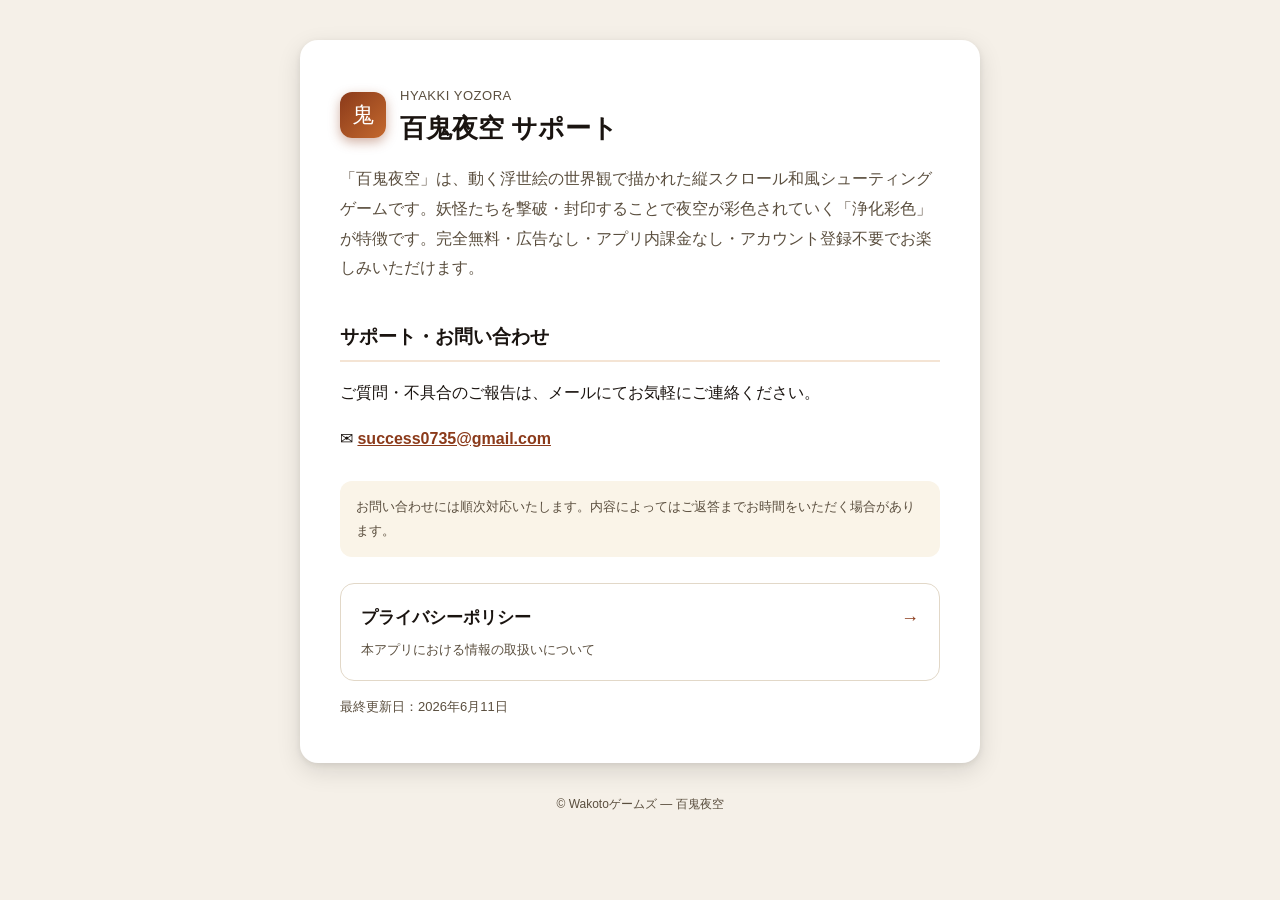
<file: index.html>
<!DOCTYPE html>
<html lang="ja">
<head>
  <meta charset="UTF-8">
  <meta name="viewport" content="width=device-width, initial-scale=1.0">
  <title>百鬼夜空 サポート</title>
  <meta name="description" content="iOSアプリ「百鬼夜空」のサポートページ。お問い合わせ・プライバシーポリシー。">
  <link rel="stylesheet" href="style.css">
</head>
<body>
  <div class="wrap">
    <div class="paper">
      <div class="hero">
        <div class="hero-mark">鬼</div>
        <div>
          <div class="app-name">HYAKKI YOZORA</div>
          <h1>百鬼夜空 サポート</h1>
        </div>
      </div>

      <p class="lead">「百鬼夜空」は、動く浮世絵の世界観で描かれた縦スクロール和風シューティングゲームです。妖怪たちを撃破・封印することで夜空が彩色されていく「浄化彩色」が特徴です。完全無料・広告なし・アプリ内課金なし・アカウント登録不要でお楽しみいただけます。</p>

      <h2>サポート・お問い合わせ</h2>
      <p>ご質問・不具合のご報告は、メールにてお気軽にご連絡ください。</p>
      <p>✉ <a href="mailto:success0735@gmail.com?subject=%E7%99%BE%E9%AC%BC%E5%A4%9C%E7%A9%BA%E3%80%80%E3%81%8A%E5%95%8F%E3%81%84%E5%90%88%E3%82%8F%E3%81%9B"><strong>success0735@gmail.com</strong></a></p>
      <p class="note">お問い合わせには順次対応いたします。内容によってはご返答までお時間をいただく場合があります。</p>

      <div class="cards">
        <a class="card" href="privacy.html">
          <span class="arrow">→</span>
          <div class="t">プライバシーポリシー</div>
          <div class="d">本アプリにおける情報の取扱いについて</div>
        </a>
      </div>

      <p class="updated">最終更新日：2026年6月11日</p>
    </div>
    <footer>© Wakotoゲームズ — 百鬼夜空</footer>
  </div>
</body>
</html>
</file>
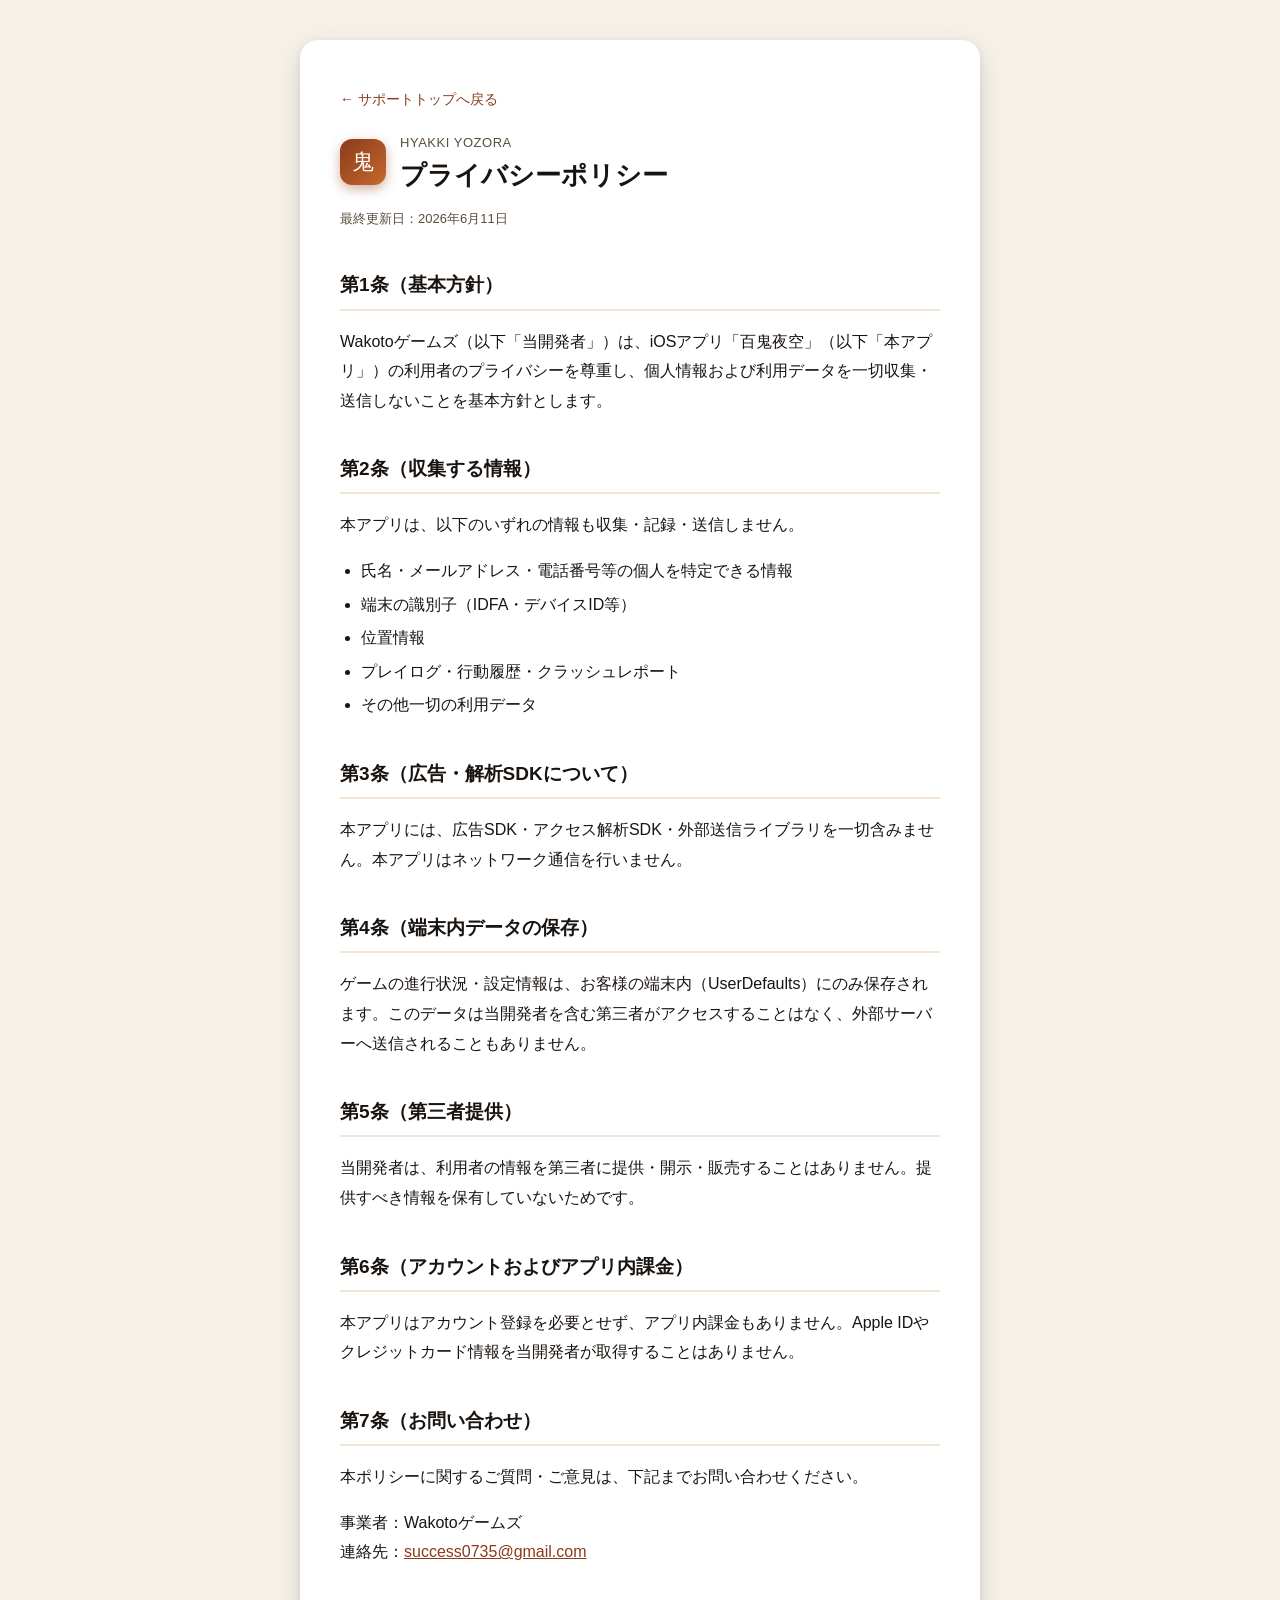
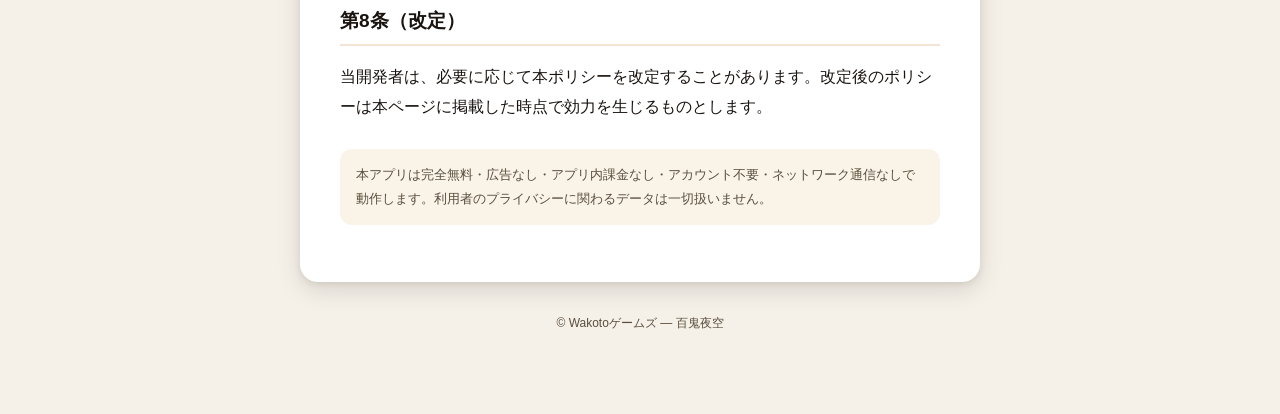
<file: privacy.html>
<!DOCTYPE html>
<html lang="ja">
<head>
  <meta charset="UTF-8">
  <meta name="viewport" content="width=device-width, initial-scale=1.0">
  <title>プライバシーポリシー｜百鬼夜空</title>
  <meta name="description" content="iOSアプリ「百鬼夜空」のプライバシーポリシー。">
  <link rel="stylesheet" href="style.css">
</head>
<body>
  <div class="wrap">
    <div class="paper">
      <a class="back" href="index.html">← サポートトップへ戻る</a>

      <div class="hero">
        <div class="hero-mark">鬼</div>
        <div>
          <div class="app-name">HYAKKI YOZORA</div>
          <h1>プライバシーポリシー</h1>
        </div>
      </div>
      <p class="updated">最終更新日：2026年6月11日</p>

      <h2>第1条（基本方針）</h2>
      <p>Wakotoゲームズ（以下「当開発者」）は、iOSアプリ「百鬼夜空」（以下「本アプリ」）の利用者のプライバシーを尊重し、個人情報および利用データを一切収集・送信しないことを基本方針とします。</p>

      <h2>第2条（収集する情報）</h2>
      <p>本アプリは、以下のいずれの情報も収集・記録・送信しません。</p>
      <ul>
        <li>氏名・メールアドレス・電話番号等の個人を特定できる情報</li>
        <li>端末の識別子（IDFA・デバイスID等）</li>
        <li>位置情報</li>
        <li>プレイログ・行動履歴・クラッシュレポート</li>
        <li>その他一切の利用データ</li>
      </ul>

      <h2>第3条（広告・解析SDKについて）</h2>
      <p>本アプリには、広告SDK・アクセス解析SDK・外部送信ライブラリを一切含みません。本アプリはネットワーク通信を行いません。</p>

      <h2>第4条（端末内データの保存）</h2>
      <p>ゲームの進行状況・設定情報は、お客様の端末内（UserDefaults）にのみ保存されます。このデータは当開発者を含む第三者がアクセスすることはなく、外部サーバーへ送信されることもありません。</p>

      <h2>第5条（第三者提供）</h2>
      <p>当開発者は、利用者の情報を第三者に提供・開示・販売することはありません。提供すべき情報を保有していないためです。</p>

      <h2>第6条（アカウントおよびアプリ内課金）</h2>
      <p>本アプリはアカウント登録を必要とせず、アプリ内課金もありません。Apple IDやクレジットカード情報を当開発者が取得することはありません。</p>

      <h2>第7条（お問い合わせ）</h2>
      <p>本ポリシーに関するご質問・ご意見は、下記までお問い合わせください。</p>
      <p>事業者：Wakotoゲームズ<br>
      連絡先：<a href="mailto:success0735@gmail.com">success0735@gmail.com</a></p>

      <h2>第8条（改定）</h2>
      <p>当開発者は、必要に応じて本ポリシーを改定することがあります。改定後のポリシーは本ページに掲載した時点で効力を生じるものとします。</p>

      <p class="note">本アプリは完全無料・広告なし・アプリ内課金なし・アカウント不要・ネットワーク通信なしで動作します。利用者のプライバシーに関わるデータは一切扱いません。</p>
    </div>
    <footer>© Wakotoゲームズ — 百鬼夜空</footer>
  </div>
</body>
</html>
</file>
<file: style.css>
:root {
  --bg: #f5f0e8;
  --paper: #ffffff;
  --ink: #1a1410;
  --ink-soft: #5a4e3e;
  --accent: #8b3a1a;
  --accent-2: #c4692e;
  --accent-soft: #f4e4d4;
  --rule: #e2d8c8;
  --warm: #faf4e8;
}
@media (prefers-color-scheme: dark) {
  :root {
    --bg: #110d08;
    --paper: #1e1710;
    --ink: #f0e8da;
    --ink-soft: #b0a090;
    --accent: #e8905a;
    --accent-2: #f4b87a;
    --accent-soft: #3a2518;
    --rule: #382a1c;
    --warm: #2a1e12;
  }
}
* { box-sizing: border-box; }
html, body {
  margin: 0; padding: 0;
  background: var(--bg); color: var(--ink);
  font-family: -apple-system, BlinkMacSystemFont, "Hiragino Sans", "Yu Gothic", "Meiryo", sans-serif;
  line-height: 1.85; font-size: 16px;
}
a { color: var(--accent); }
.wrap { max-width: 720px; margin: 0 auto; padding: 40px 20px 80px; }
.paper {
  background: var(--paper); border-radius: 18px; padding: 44px 40px;
  box-shadow: 0 8px 24px rgba(17, 13, 8, 0.12), 0 2px 6px rgba(17, 13, 8, 0.08);
}
@media (max-width: 600px) {
  .paper { padding: 28px 20px; }
}
.hero { display: flex; align-items: center; gap: 14px; margin-bottom: 4px; }
.hero-mark {
  width: 46px; height: 46px; border-radius: 12px; flex: none;
  display: grid; place-items: center; font-size: 22px; color: #fff;
  background: linear-gradient(135deg, var(--accent), var(--accent-2));
  box-shadow: 0 4px 12px rgba(139, 58, 26, 0.4);
}
.app-name { font-size: 13px; color: var(--ink-soft); letter-spacing: .04em; }
h1 { font-size: 26px; margin: 2px 0 0; line-height: 1.4; }
h2 { font-size: 19px; margin: 36px 0 10px; padding-bottom: 6px; border-bottom: 2px solid var(--accent-soft); }
h3 { font-size: 16px; margin: 22px 0 6px; color: var(--accent); }
.updated { color: var(--ink-soft); font-size: 13px; margin: 14px 0 0; }
.lead { color: var(--ink-soft); margin-top: 18px; }
ul, ol { padding-left: 1.3em; }
li { margin: 4px 0; }
.note {
  margin-top: 28px; padding: 14px 16px; border-radius: 12px;
  background: var(--warm); color: var(--ink-soft); font-size: 13px;
}
.back { display: inline-block; margin-bottom: 18px; font-size: 14px; text-decoration: none; }
.back:hover { text-decoration: underline; }
.cards { display: grid; gap: 14px; margin-top: 26px; }
.card {
  display: block; text-decoration: none; color: inherit;
  border: 1px solid var(--rule); border-radius: 14px; padding: 18px 20px;
  transition: transform .12s ease, box-shadow .12s ease, border-color .12s ease;
}
.card:hover { transform: translateY(-2px); border-color: var(--accent); box-shadow: 0 6px 18px rgba(139, 58, 26, .18); }
.card .t { font-size: 17px; font-weight: 700; }
.card .d { font-size: 13px; color: var(--ink-soft); margin-top: 4px; }
.card .arrow { float: right; color: var(--accent); font-size: 18px; }
footer { text-align: center; color: var(--ink-soft); font-size: 12px; margin-top: 30px; }
</file>
